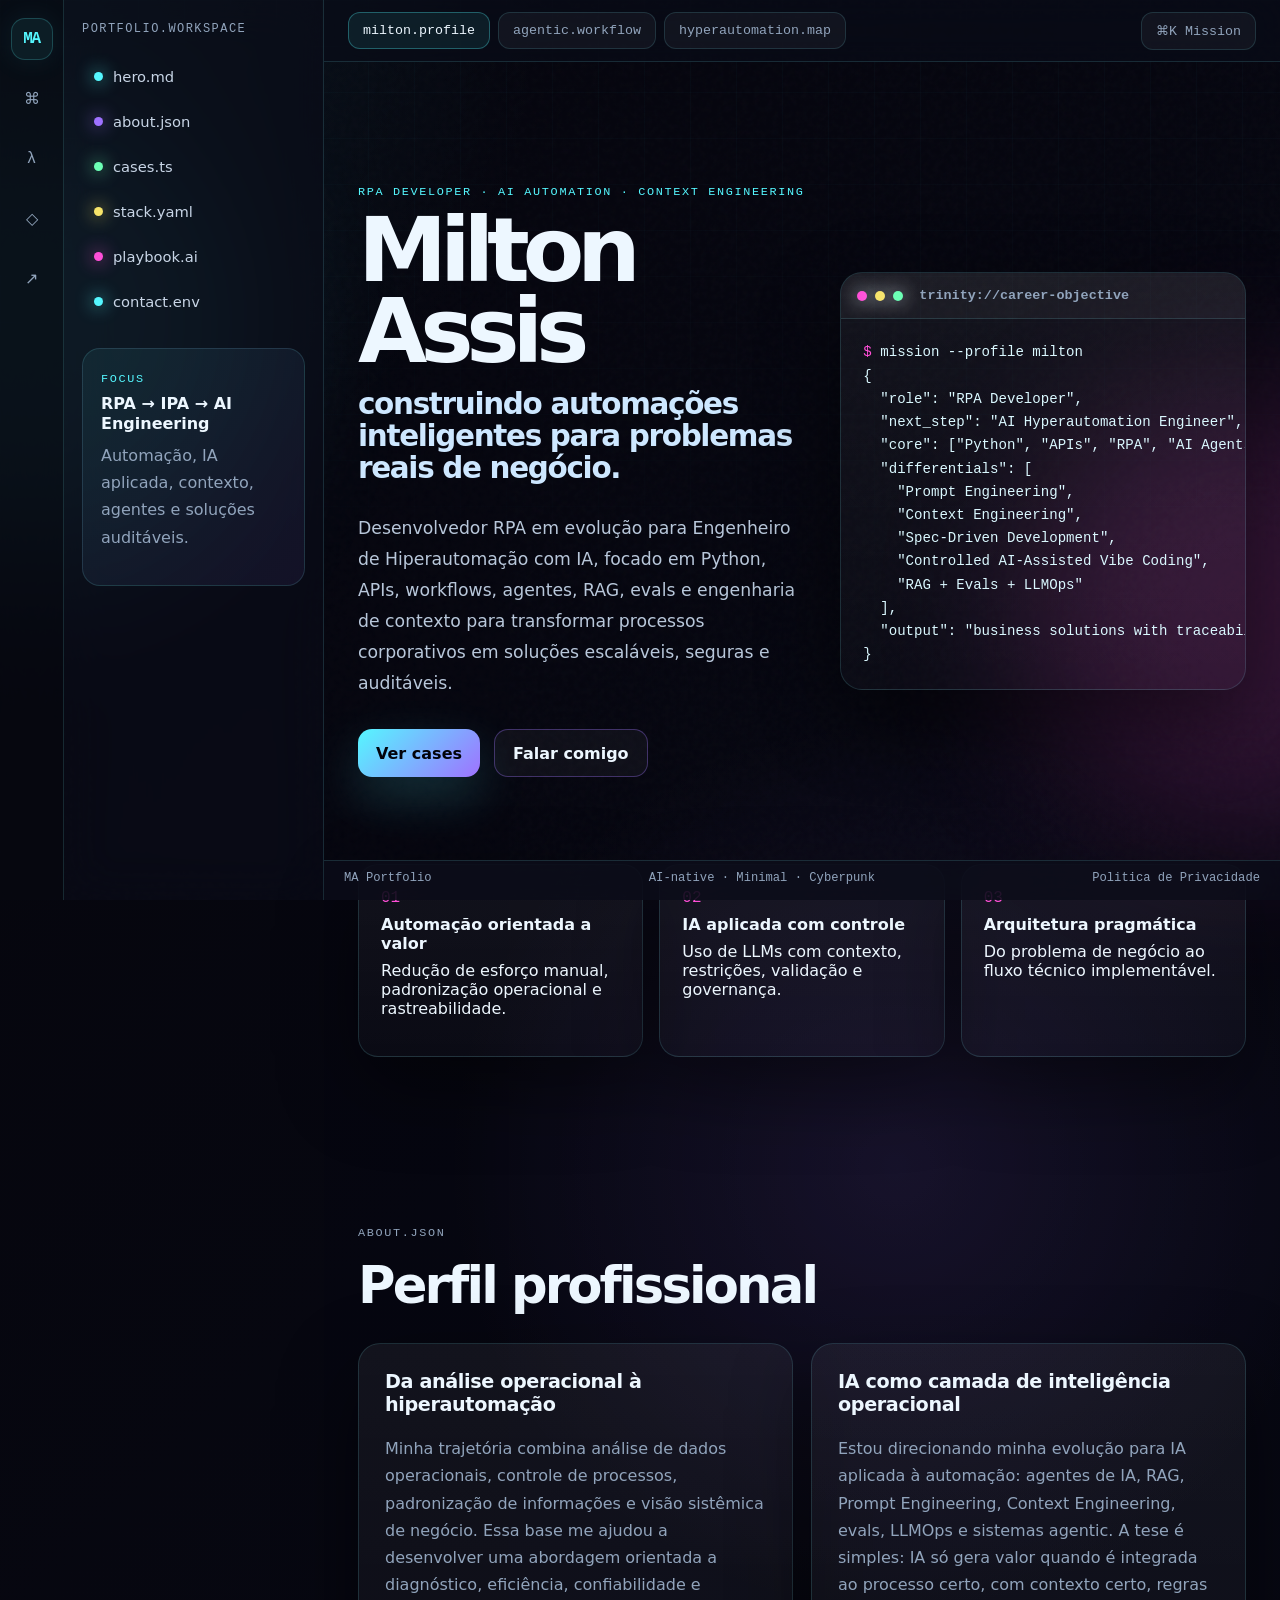
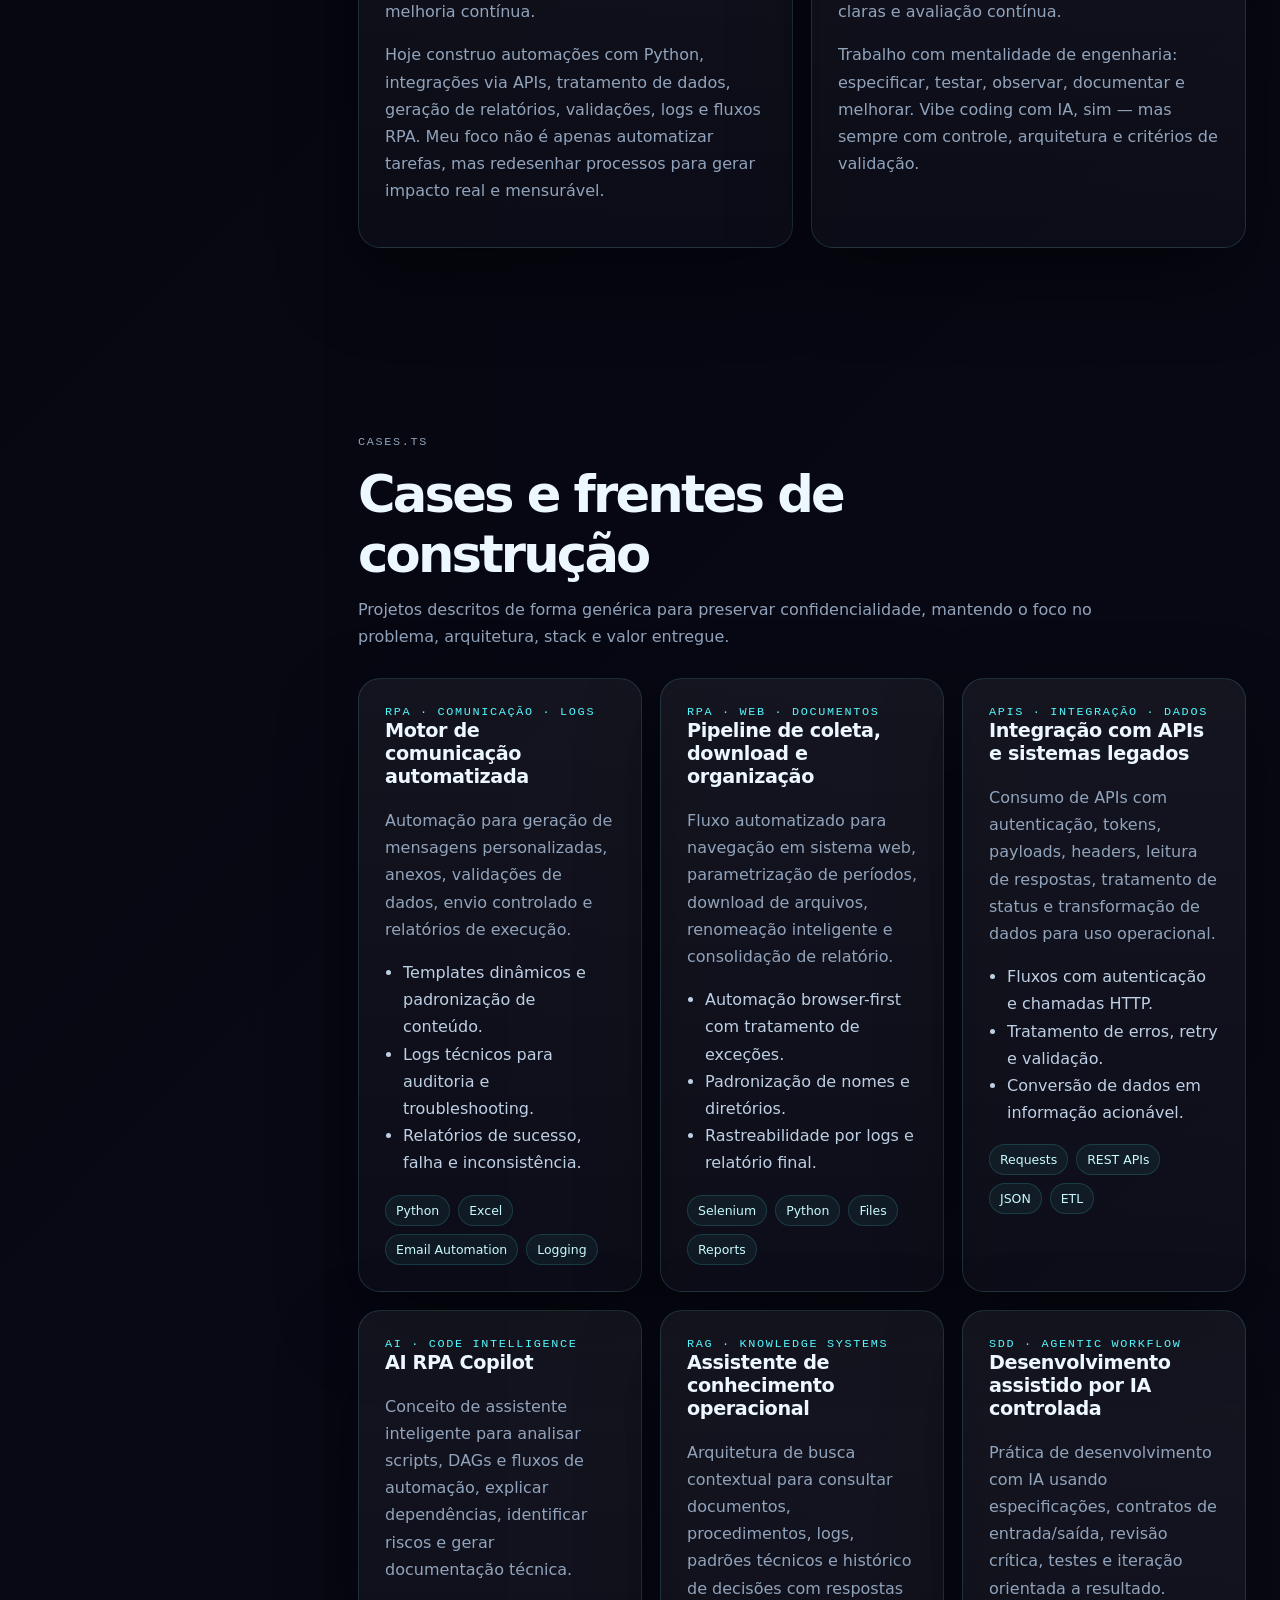
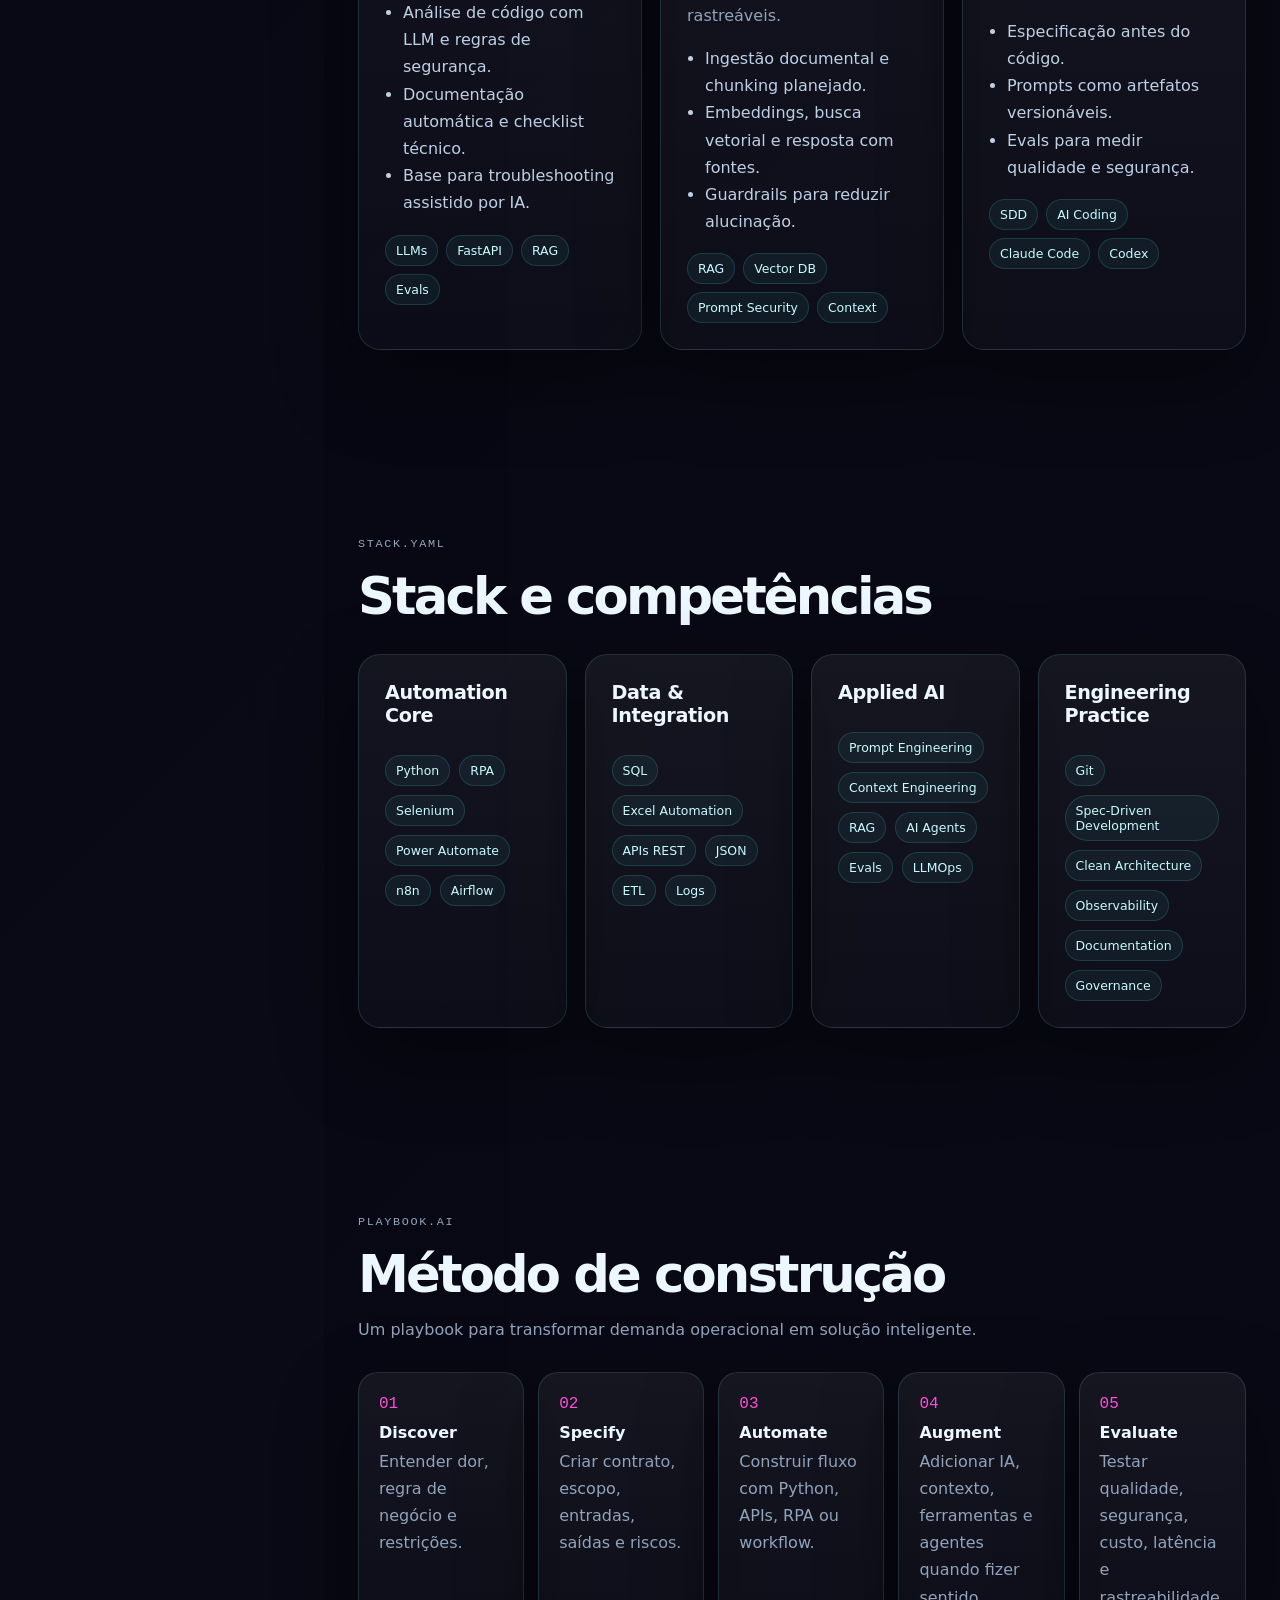
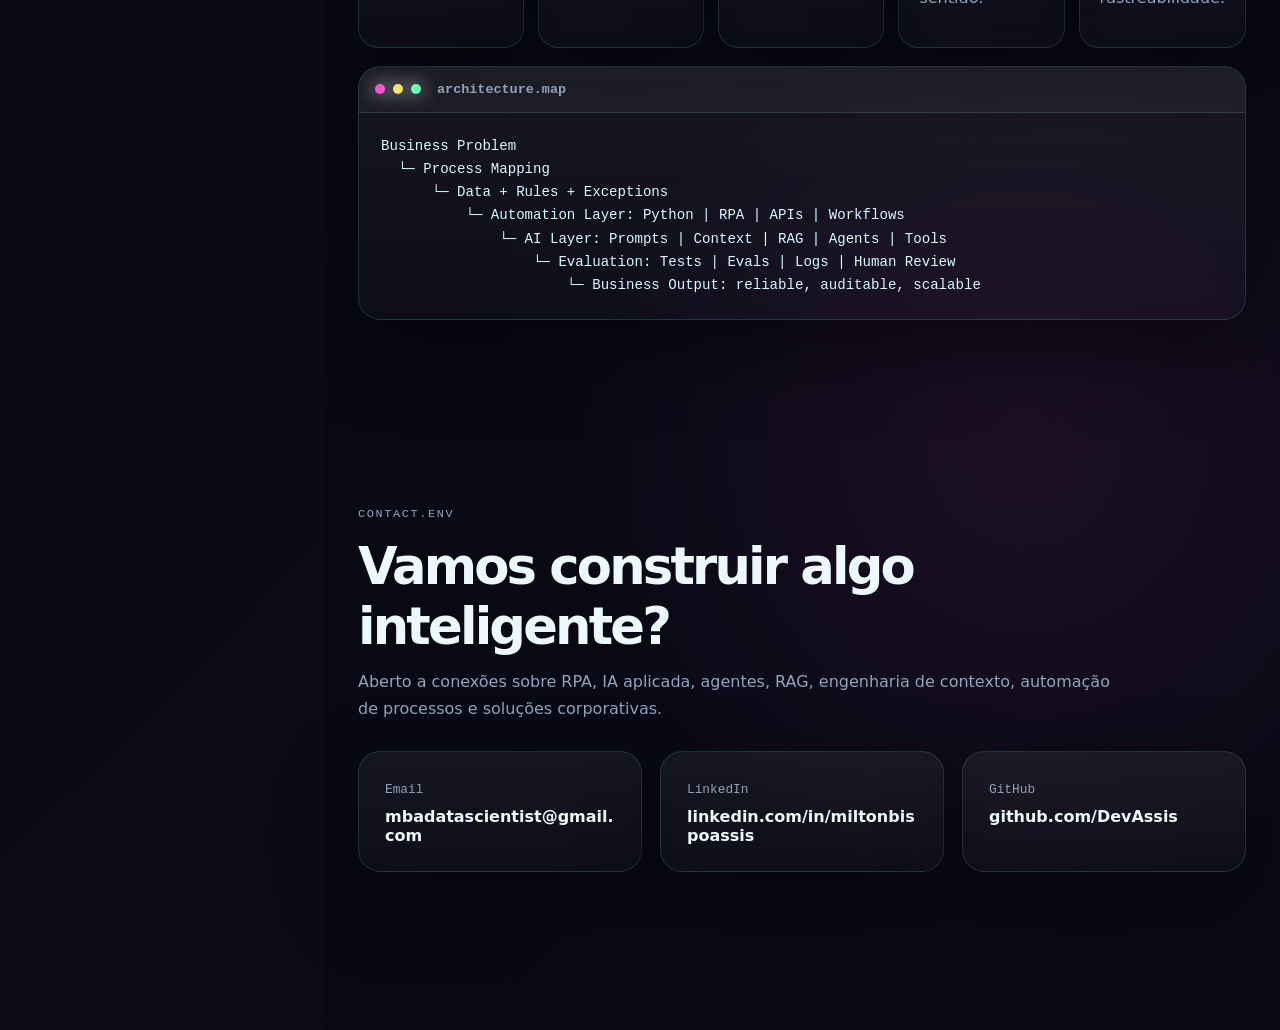
<file: index.html>
<!doctype html>
<html lang="pt-BR">

<head>
  <meta charset="utf-8" />
  <meta name="viewport" content="width=device-width, initial-scale=1" />
  <meta name="description"
    content="Portfólio de Milton Assis — RPA Developer em evolução para AI Hyperautomation Engineer, focado em Python, APIs, agentes de IA, RAG, Prompt Engineering e Context Engineering." />
  <meta name="theme-color" content="#080914" />
  <title>Milton Assis | AI Hyperautomation Portfolio</title>
  <link rel="stylesheet" href="styles.css" />
</head>

<body>
  <div class="noise"></div>
  <div class="orb orb-a"></div>
  <div class="orb orb-b"></div>

  <div class="workspace-shell">
    <aside class="activity-bar" aria-label="Navegação principal">
      <a class="activity-logo" href="#top" aria-label="Início">MA</a>
      <a href="#projects" title="Projetos" aria-label="Projetos">⌘</a>
      <a href="#stack" title="Stack" aria-label="Stack">λ</a>
      <a href="#method" title="Método" aria-label="Método">◇</a>
      <a href="#contact" title="Contato" aria-label="Contato">↗</a>
    </aside>

    <aside class="explorer-panel">
      <div class="panel-title">portfolio.workspace</div>
      <nav class="file-tree" aria-label="Seções do portfólio">
        <a href="#top"><span class="dot cyan"></span> hero.md</a>
        <a href="#about"><span class="dot purple"></span> about.json</a>
        <a href="#projects"><span class="dot green"></span> cases.ts</a>
        <a href="#stack"><span class="dot yellow"></span> stack.yaml</a>
        <a href="#method"><span class="dot pink"></span> playbook.ai</a>
        <a href="#contact"><span class="dot cyan"></span> contact.env</a>
      </nav>

      <div class="mini-card">
        <span class="mini-label">Focus</span>
        <strong>RPA → IPA → AI Engineering</strong>
        <p>Automação, IA aplicada, contexto, agentes e soluções auditáveis.</p>
      </div>
    </aside>

    <main class="editor-surface" id="top">
      <header class="topbar">
        <div class="tabs" aria-label="Abas visuais">
          <button class="tab active">milton.profile</button>
          <button class="tab js-construction-tab" type="button"
            data-feature="agentic.workflow">agentic.workflow</button>
          <button class="tab js-construction-tab" type="button"
            data-feature="hyperautomation.map">hyperautomation.map</button>
        </div>
        <button class="command-button" id="commandButton" type="button">⌘K Mission</button>
      </header>

      <section class="hero section-grid">
        <div class="hero-copy reveal">
          <p class="eyebrow">RPA Developer · AI Automation · Context Engineering</p>
          <h1>
            Milton Assis
            <span>construindo automações inteligentes para problemas reais de negócio.</span>
          </h1>
          <p class="hero-text">
            Desenvolvedor RPA em evolução para Engenheiro de Hiperautomação com IA,
            focado em Python, APIs, workflows, agentes, RAG, evals e engenharia de contexto
            para transformar processos corporativos em soluções escaláveis, seguras e auditáveis.
          </p>

          <div class="cta-row">
            <a class="btn primary" href="#projects">Ver cases</a>
            <a class="btn ghost" href="#contact">Falar comigo</a>
          </div>
        </div>

        <div class="terminal-card reveal" aria-label="Resumo em formato de terminal">
          <div class="terminal-header">
            <span></span><span></span><span></span>
            <strong>trinity://career-objective</strong>
          </div>
          <pre><code><span class="muted">$</span> mission --profile milton
{
  "role": "RPA Developer",
  "next_step": "AI Hyperautomation Engineer",
  "core": ["Python", "APIs", "RPA", "AI Agents"],
  "differentials": [
    "Prompt Engineering",
    "Context Engineering",
    "Spec-Driven Development",
    "Controlled AI-Assisted Vibe Coding",
    "RAG + Evals + LLMOps"
  ],
  "output": "business solutions with traceability"
}</code></pre>
        </div>
      </section>

      <section class="metrics-strip reveal" aria-label="Destaques profissionais">
        <article>
          <span>01</span>
          <strong>Automação orientada a valor</strong>
          <p>Redução de esforço manual, padronização operacional e rastreabilidade.</p>
        </article>
        <article>
          <span>02</span>
          <strong>IA aplicada com controle</strong>
          <p>Uso de LLMs com contexto, restrições, validação e governança.</p>
        </article>
        <article>
          <span>03</span>
          <strong>Arquitetura pragmática</strong>
          <p>Do problema de negócio ao fluxo técnico implementável.</p>
        </article>
      </section>

      <section class="content-section" id="about">
        <div class="section-heading reveal">
          <p class="eyebrow">about.json</p>
          <h2>Perfil profissional</h2>
        </div>
        <div class="about-grid">
          <article class="glass-card reveal">
            <h3>Da análise operacional à hiperautomação</h3>
            <p>
              Minha trajetória combina análise de dados operacionais, controle de processos,
              padronização de informações e visão sistêmica de negócio. Essa base me ajudou a
              desenvolver uma abordagem orientada a diagnóstico, eficiência, confiabilidade e
              melhoria contínua.
            </p>
            <p>
              Hoje construo automações com Python, integrações via APIs, tratamento de dados,
              geração de relatórios, validações, logs e fluxos RPA. Meu foco não é apenas
              automatizar tarefas, mas redesenhar processos para gerar impacto real e mensurável.
            </p>
          </article>
          <article class="glass-card reveal">
            <h3>IA como camada de inteligência operacional</h3>
            <p>
              Estou direcionando minha evolução para IA aplicada à automação: agentes de IA, RAG,
              Prompt Engineering, Context Engineering, evals, LLMOps e sistemas agentic. A tese é
              simples: IA só gera valor quando é integrada ao processo certo, com contexto certo,
              regras claras e avaliação contínua.
            </p>
            <p>
              Trabalho com mentalidade de engenharia: especificar, testar, observar, documentar e
              melhorar. Vibe coding com IA, sim — mas sempre com controle, arquitetura e critérios
              de validação.
            </p>
          </article>
        </div>
      </section>

      <section class="content-section" id="projects">
        <div class="section-heading reveal">
          <p class="eyebrow">cases.ts</p>
          <h2>Cases e frentes de construção</h2>
          <p>
            Projetos descritos de forma genérica para preservar confidencialidade, mantendo o foco
            no problema, arquitetura, stack e valor entregue.
          </p>
        </div>

        <div class="project-grid">
          <article class="project-card reveal">
            <div class="card-kicker">RPA · Comunicação · Logs</div>
            <h3>Motor de comunicação automatizada</h3>
            <p>
              Automação para geração de mensagens personalizadas, anexos, validações de dados,
              envio controlado e relatórios de execução.
            </p>
            <ul>
              <li>Templates dinâmicos e padronização de conteúdo.</li>
              <li>Logs técnicos para auditoria e troubleshooting.</li>
              <li>Relatórios de sucesso, falha e inconsistência.</li>
            </ul>
            <div class="tags"><span>Python</span><span>Excel</span><span>Email Automation</span><span>Logging</span>
            </div>
          </article>

          <article class="project-card reveal">
            <div class="card-kicker">RPA · Web · Documentos</div>
            <h3>Pipeline de coleta, download e organização</h3>
            <p>
              Fluxo automatizado para navegação em sistema web, parametrização de períodos,
              download de arquivos, renomeação inteligente e consolidação de relatório.
            </p>
            <ul>
              <li>Automação browser-first com tratamento de exceções.</li>
              <li>Padronização de nomes e diretórios.</li>
              <li>Rastreabilidade por logs e relatório final.</li>
            </ul>
            <div class="tags"><span>Selenium</span><span>Python</span><span>Files</span><span>Reports</span></div>
          </article>

          <article class="project-card reveal">
            <div class="card-kicker">APIs · Integração · Dados</div>
            <h3>Integração com APIs e sistemas legados</h3>
            <p>
              Consumo de APIs com autenticação, tokens, payloads, headers, leitura de respostas,
              tratamento de status e transformação de dados para uso operacional.
            </p>
            <ul>
              <li>Fluxos com autenticação e chamadas HTTP.</li>
              <li>Tratamento de erros, retry e validação.</li>
              <li>Conversão de dados em informação acionável.</li>
            </ul>
            <div class="tags"><span>Requests</span><span>REST APIs</span><span>JSON</span><span>ETL</span></div>
          </article>

          <article class="project-card reveal">
            <div class="card-kicker">AI · Code Intelligence</div>
            <h3>AI RPA Copilot</h3>
            <p>
              Conceito de assistente inteligente para analisar scripts, DAGs e fluxos de automação,
              explicar dependências, identificar riscos e gerar documentação técnica.
            </p>
            <ul>
              <li>Análise de código com LLM e regras de segurança.</li>
              <li>Documentação automática e checklist técnico.</li>
              <li>Base para troubleshooting assistido por IA.</li>
            </ul>
            <div class="tags"><span>LLMs</span><span>FastAPI</span><span>RAG</span><span>Evals</span></div>
          </article>

          <article class="project-card reveal">
            <div class="card-kicker">RAG · Knowledge Systems</div>
            <h3>Assistente de conhecimento operacional</h3>
            <p>
              Arquitetura de busca contextual para consultar documentos, procedimentos, logs,
              padrões técnicos e histórico de decisões com respostas rastreáveis.
            </p>
            <ul>
              <li>Ingestão documental e chunking planejado.</li>
              <li>Embeddings, busca vetorial e resposta com fontes.</li>
              <li>Guardrails para reduzir alucinação.</li>
            </ul>
            <div class="tags"><span>RAG</span><span>Vector DB</span><span>Prompt Security</span><span>Context</span>
            </div>
          </article>

          <article class="project-card reveal">
            <div class="card-kicker">SDD · Agentic Workflow</div>
            <h3>Desenvolvimento assistido por IA controlada</h3>
            <p>
              Prática de desenvolvimento com IA usando especificações, contratos de entrada/saída,
              revisão crítica, testes e iteração orientada a resultado.
            </p>
            <ul>
              <li>Especificação antes do código.</li>
              <li>Prompts como artefatos versionáveis.</li>
              <li>Evals para medir qualidade e segurança.</li>
            </ul>
            <div class="tags"><span>SDD</span><span>AI Coding</span><span>Claude Code</span><span>Codex</span></div>
          </article>
        </div>
      </section>

      <section class="content-section" id="stack">
        <div class="section-heading reveal">
          <p class="eyebrow">stack.yaml</p>
          <h2>Stack e competências</h2>
        </div>

        <div class="stack-grid reveal">
          <div class="stack-column">
            <h3>Automation Core</h3>
            <span>Python</span><span>RPA</span><span>Selenium</span><span>Power
              Automate</span><span>n8n</span><span>Airflow</span>
          </div>
          <div class="stack-column">
            <h3>Data & Integration</h3>
            <span>SQL</span><span>Excel Automation</span><span>APIs
              REST</span><span>JSON</span><span>ETL</span><span>Logs</span>
          </div>
          <div class="stack-column">
            <h3>Applied AI</h3>
            <span>Prompt Engineering</span><span>Context Engineering</span><span>RAG</span><span>AI
              Agents</span><span>Evals</span><span>LLMOps</span>
          </div>
          <div class="stack-column">
            <h3>Engineering Practice</h3>
            <span>Git</span><span>Spec-Driven Development</span><span>Clean
              Architecture</span><span>Observability</span><span>Documentation</span><span>Governance</span>
          </div>
        </div>
      </section>

      <section class="content-section" id="method">
        <div class="section-heading reveal">
          <p class="eyebrow">playbook.ai</p>
          <h2>Método de construção</h2>
          <p>Um playbook para transformar demanda operacional em solução inteligente.</p>
        </div>

        <div class="pipeline reveal" aria-label="Pipeline de solução">
          <div><span>01</span><strong>Discover</strong>
            <p>Entender dor, regra de negócio e restrições.</p>
          </div>
          <div><span>02</span><strong>Specify</strong>
            <p>Criar contrato, escopo, entradas, saídas e riscos.</p>
          </div>
          <div><span>03</span><strong>Automate</strong>
            <p>Construir fluxo com Python, APIs, RPA ou workflow.</p>
          </div>
          <div><span>04</span><strong>Augment</strong>
            <p>Adicionar IA, contexto, ferramentas e agentes quando fizer sentido.</p>
          </div>
          <div><span>05</span><strong>Evaluate</strong>
            <p>Testar qualidade, segurança, custo, latência e rastreabilidade.</p>
          </div>
        </div>

        <div class="code-window reveal">
          <div class="terminal-header">
            <span></span><span></span><span></span>
            <strong>architecture.map</strong>
          </div>
          <pre><code>Business Problem
  └─ Process Mapping
      └─ Data + Rules + Exceptions
          └─ Automation Layer: Python | RPA | APIs | Workflows
              └─ AI Layer: Prompts | Context | RAG | Agents | Tools
                  └─ Evaluation: Tests | Evals | Logs | Human Review
                      └─ Business Output: reliable, auditable, scalable</code></pre>
        </div>
      </section>

      <section class="content-section contact-section" id="contact">
        <div class="section-heading reveal">
          <p class="eyebrow">contact.env</p>
          <h2>Vamos construir algo inteligente?</h2>
          <p>
            Aberto a conexões sobre RPA, IA aplicada, agentes, RAG, engenharia de contexto,
            automação de processos e soluções corporativas.
          </p>
        </div>

        <div class="contact-grid reveal">
          <a class="contact-card" href="mailto:mbadatascientist@gmail.com">
            <span>Email</span>
            <strong>mbadatascientist@gmail.com</strong>
          </a>
          <a class="contact-card" href="https://linkedin.com/in/miltonbispoassis" target="_blank" rel="noreferrer">
            <span>LinkedIn</span>
            <strong>linkedin.com/in/miltonbispoassis</strong>
          </a>
          <a class="contact-card" href="https://github.com/DevAssis" target="_blank" rel="noreferrer">
            <span>GitHub</span>
            <strong>github.com/DevAssis</strong>
          </a>
        </div>
      </section>

      <footer class="statusbar">
        <span>MA Portfolio</span>
        <span>AI-native · Minimal · Cyberpunk</span>
        <span><a href="politica_privacidade.html">Politica de Privacidade</a></span>
      </footer>
    </main>
  </div>

  <div class="command-palette" id="commandPalette" aria-hidden="true" aria-labelledby="commandPaletteTitle"
    role="dialog" aria-modal="true" tabindex="-1">
    <div class="palette-box">
      <h2 class="sr-only" id="commandPaletteTitle">Paleta de comandos</h2>
      <div class="palette-input">⌘K <span>mission.search</span></div>
      <a href="#projects">Ver cases de automação</a>
      <a href="#stack">Explorar stack técnica</a>
      <a href="#method">Ver método de construção</a>
      <a href="#contact">Abrir contato</a>
      <a href="politica_privacidade.html">Abrir politica de privacidade</a>
    </div>
  </div>

  <div class="construction-modal" id="constructionModal" aria-hidden="true" aria-labelledby="constructionTitle"
    role="dialog" aria-modal="true" tabindex="-1">
    <div class="construction-box">
      <p class="mini-label">status.system</p>
      <h2 id="constructionTitle">Página em construção</h2>
      <p>
        A guia <strong id="constructionFeatureName">feature</strong> ainda está em desenvolvimento.
      </p>
      <p class="construction-subtext">
        Em breve esta área terá conteúdo completo sobre <strong id="constructionFeatureName">feature</strong>. Fique à
        vontade para explorar as outras seções do portfolio ou entrar em contato para saber mais!
      </p>
      <button class="btn ghost construction-close" id="constructionCloseButton" type="button">Fechar</button>
    </div>
  </div>

  <script src="script.js"></script>
</body>

</html>
</file>
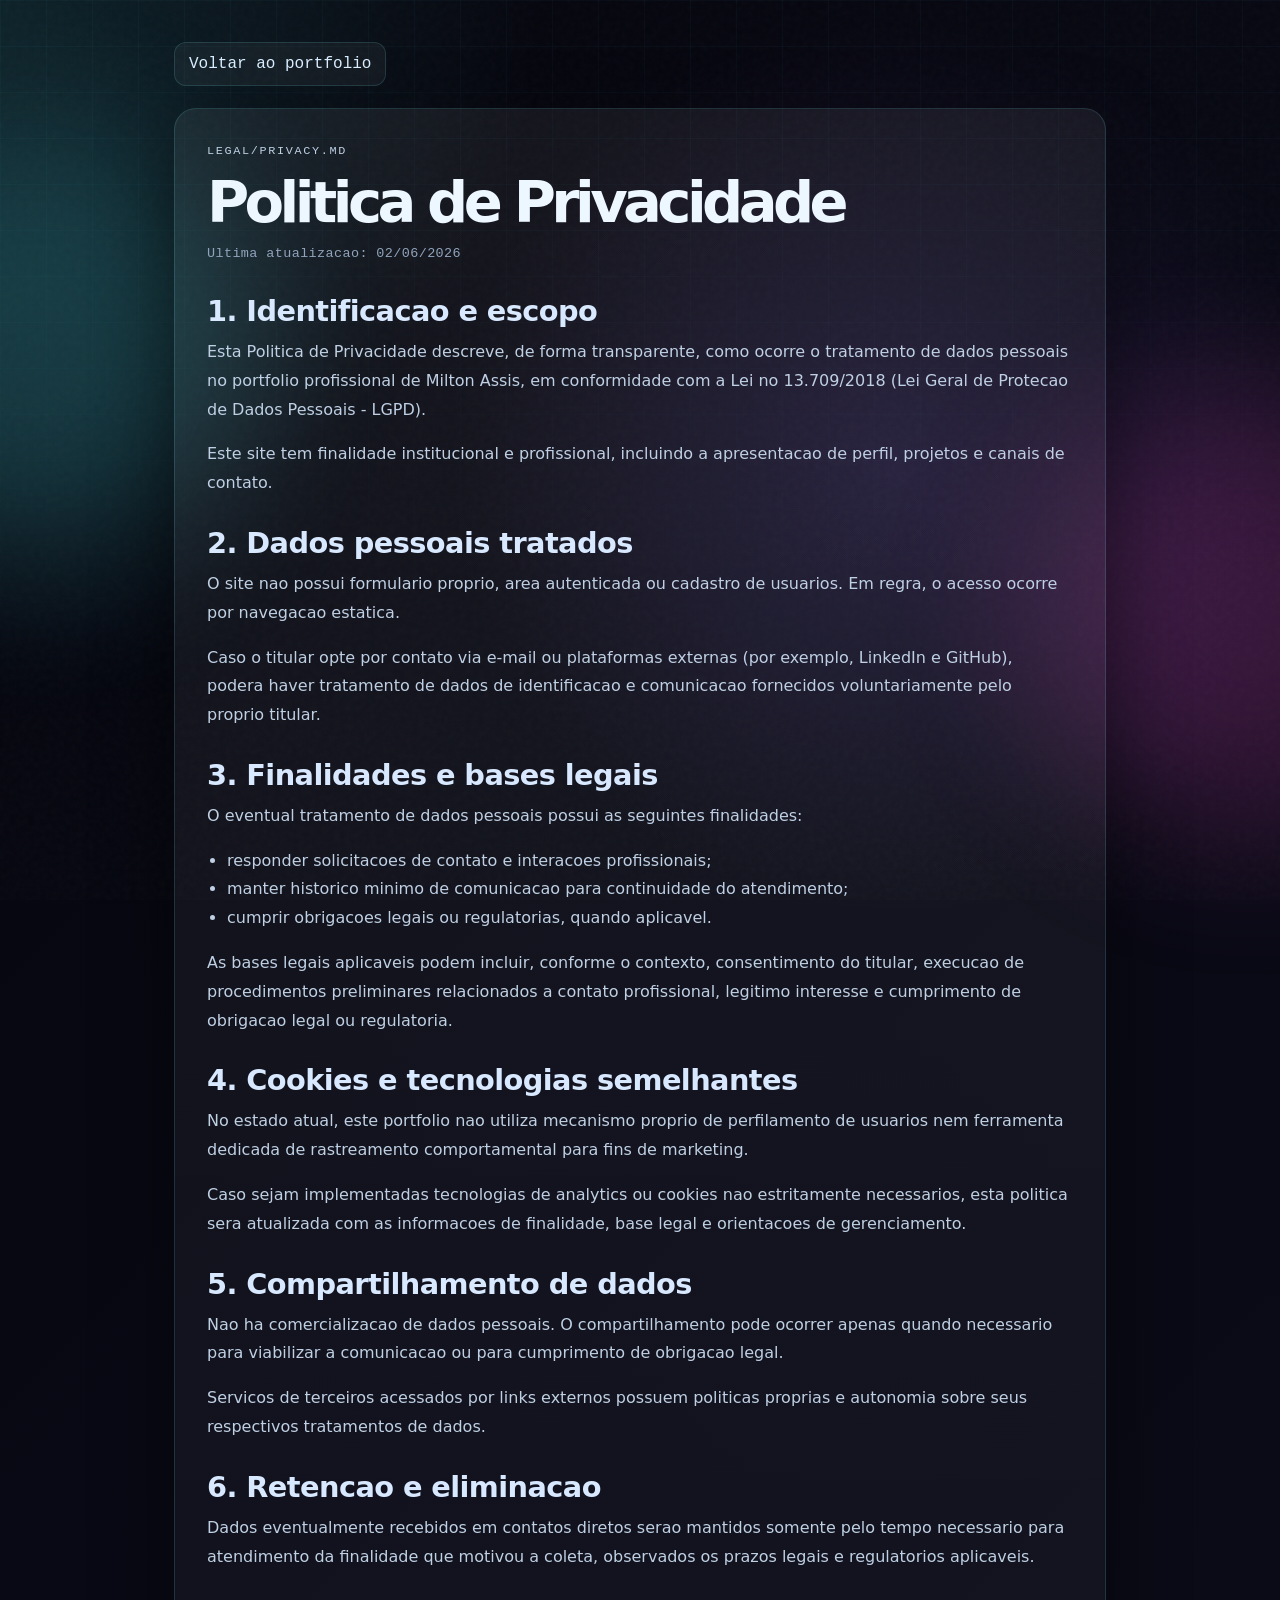
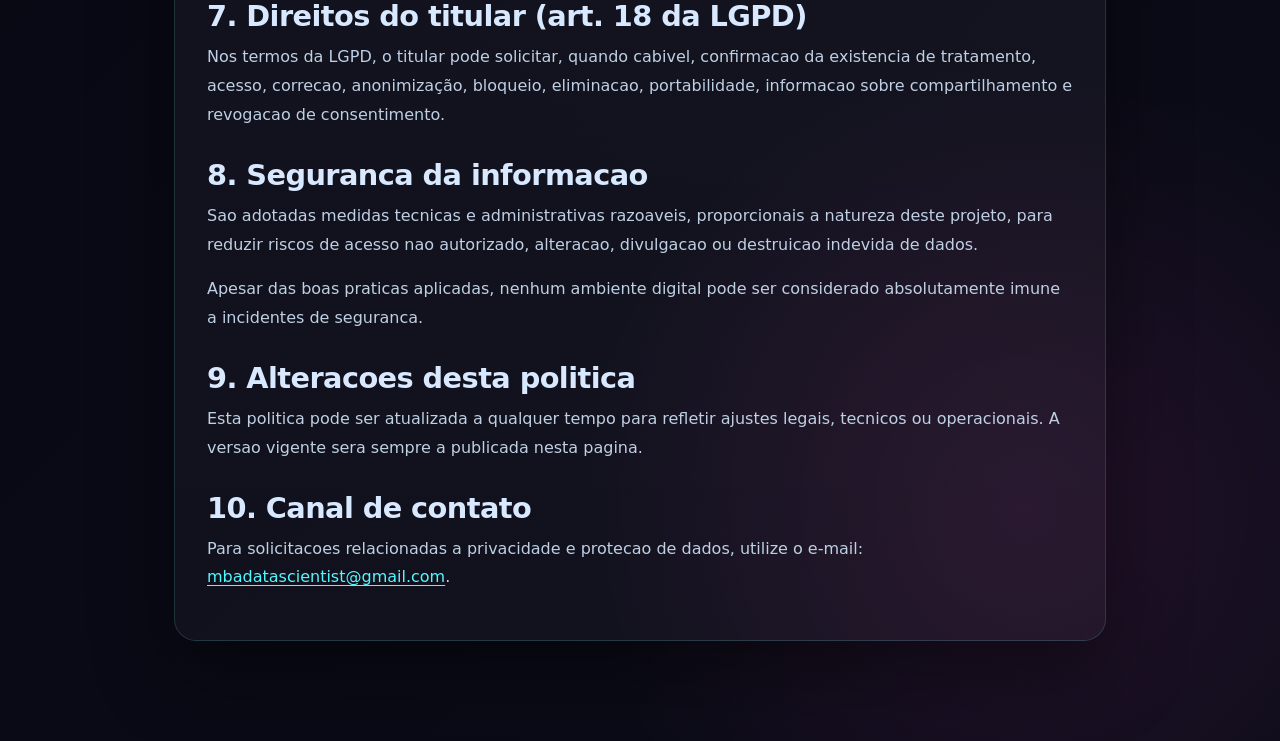
<file: politica_privacidade.html>
<!doctype html>
<html lang="pt-BR">

<head>
    <meta charset="UTF-8" />
    <meta name="viewport" content="width=device-width, initial-scale=1.0" />
    <meta name="description"
        content="Politica de Privacidade do portfolio de Milton Assis com informacoes sobre dados, cookies e links externos." />
    <meta name="theme-color" content="#080914" />
    <title>Politica de Privacidade | Milton Assis</title>
    <link rel="stylesheet" href="styles.css" />
</head>

<body class="legal-page">
    <div class="noise"></div>
    <div class="orb orb-a"></div>
    <div class="orb orb-b"></div>

    <main class="legal-main" id="top">
        <a class="legal-back" href="index.html">Voltar ao portfolio</a>

        <article class="legal-card">
            <p class="eyebrow">legal/privacy.md</p>
            <h1>Politica de Privacidade</h1>
            <p class="legal-updated">Ultima atualizacao: 02/06/2026</p>

            <h2>1. Identificacao e escopo</h2>
            <p>
                Esta Politica de Privacidade descreve, de forma transparente, como ocorre o tratamento
                de dados pessoais no portfolio profissional de Milton Assis, em conformidade com a Lei
                no 13.709/2018 (Lei Geral de Protecao de Dados Pessoais - LGPD).
            </p>
            <p>
                Este site tem finalidade institucional e profissional, incluindo a apresentacao de perfil,
                projetos e canais de contato.
            </p>

            <h2>2. Dados pessoais tratados</h2>
            <p>
                O site nao possui formulario proprio, area autenticada ou cadastro de usuarios. Em regra,
                o acesso ocorre por navegacao estatica.
            </p>
            <p>
                Caso o titular opte por contato via e-mail ou plataformas externas (por exemplo, LinkedIn
                e GitHub), podera haver tratamento de dados de identificacao e comunicacao fornecidos
                voluntariamente pelo proprio titular.
            </p>

            <h2>3. Finalidades e bases legais</h2>
            <p>
                O eventual tratamento de dados pessoais possui as seguintes finalidades:
            </p>
            <ul>
                <li>responder solicitacoes de contato e interacoes profissionais;</li>
                <li>manter historico minimo de comunicacao para continuidade do atendimento;</li>
                <li>cumprir obrigacoes legais ou regulatorias, quando aplicavel.</li>
            </ul>
            <p>
                As bases legais aplicaveis podem incluir, conforme o contexto, consentimento do titular,
                execucao de procedimentos preliminares relacionados a contato profissional, legitimo
                interesse e cumprimento de obrigacao legal ou regulatoria.
            </p>

            <h2>4. Cookies e tecnologias semelhantes</h2>
            <p>
                No estado atual, este portfolio nao utiliza mecanismo proprio de perfilamento de usuarios
                nem ferramenta dedicada de rastreamento comportamental para fins de marketing.
            </p>
            <p>
                Caso sejam implementadas tecnologias de analytics ou cookies nao estritamente necessarios,
                esta politica sera atualizada com as informacoes de finalidade, base legal e orientacoes
                de gerenciamento.
            </p>

            <h2>5. Compartilhamento de dados</h2>
            <p>
                Nao ha comercializacao de dados pessoais. O compartilhamento pode ocorrer apenas quando
                necessario para viabilizar a comunicacao ou para cumprimento de obrigacao legal.
            </p>
            <p>
                Servicos de terceiros acessados por links externos possuem politicas proprias e autonomia
                sobre seus respectivos tratamentos de dados.
            </p>

            <h2>6. Retencao e eliminacao</h2>
            <p>
                Dados eventualmente recebidos em contatos diretos serao mantidos somente pelo tempo
                necessario para atendimento da finalidade que motivou a coleta, observados os prazos
                legais e regulatorios aplicaveis.
            </p>

            <h2>7. Direitos do titular (art. 18 da LGPD)</h2>
            <p>
                Nos termos da LGPD, o titular pode solicitar, quando cabivel, confirmacao da existencia de
                tratamento, acesso, correcao, anonimização, bloqueio, eliminacao, portabilidade,
                informacao sobre compartilhamento e revogacao de consentimento.
            </p>

            <h2>8. Seguranca da informacao</h2>
            <p>
                Sao adotadas medidas tecnicas e administrativas razoaveis, proporcionais a natureza deste
                projeto, para reduzir riscos de acesso nao autorizado, alteracao, divulgacao ou destruicao
                indevida de dados.
            </p>
            <p>
                Apesar das boas praticas aplicadas, nenhum ambiente digital pode ser considerado absolutamente
                imune a incidentes de seguranca.
            </p>

            <h2>9. Alteracoes desta politica</h2>
            <p>
                Esta politica pode ser atualizada a qualquer tempo para refletir ajustes legais, tecnicos
                ou operacionais. A versao vigente sera sempre a publicada nesta pagina.
            </p>

            <h2>10. Canal de contato</h2>
            <p>
                Para solicitacoes relacionadas a privacidade e protecao de dados, utilize o e-mail:
                <a href="mailto:mbadatascientist@gmail.com">mbadatascientist@gmail.com</a>.
            </p>
        </article>
    </main>
</body>

</html>
</file>
<file: styles.css>
:root {
  --bg: #070711;
  --bg-2: #0d1020;
  --panel: rgba(15, 18, 34, 0.78);
  --panel-2: rgba(20, 25, 48, 0.64);
  --border: rgba(130, 245, 255, 0.14);
  --border-strong: rgba(159, 114, 255, 0.34);
  --text: #edf7ff;
  --muted: #91a4bc;
  --cyan: #55f7ff;
  --purple: #9f72ff;
  --pink: #ff4fd8;
  --green: #6cffb5;
  --yellow: #f7e46a;
  --shadow: 0 30px 80px rgba(0, 0, 0, 0.45);
  --radius: 22px;
  --font: Inter, ui-sans-serif, system-ui, -apple-system, BlinkMacSystemFont, "Segoe UI", sans-serif;
  --mono: "Cascadia Code", "Fira Code", "SFMono-Regular", Consolas, monospace;
}

* {
  box-sizing: border-box;
}

html {
  scroll-behavior: smooth;
}

body {
  margin: 0;
  min-height: 100vh;
  background:
    radial-gradient(circle at top left, rgba(85, 247, 255, 0.12), transparent 34rem),
    radial-gradient(circle at 70% 20%, rgba(159, 114, 255, 0.14), transparent 28rem),
    radial-gradient(circle at 80% 90%, rgba(255, 79, 216, 0.10), transparent 28rem),
    linear-gradient(135deg, #05050c 0%, #080914 46%, #0c0c18 100%);
  color: var(--text);
  font-family: var(--font);
  overflow-x: hidden;
}

body::before {
  content: "";
  position: fixed;
  inset: 0;
  pointer-events: none;
  background-image:
    linear-gradient(rgba(85, 247, 255, 0.035) 1px, transparent 1px),
    linear-gradient(90deg, rgba(85, 247, 255, 0.035) 1px, transparent 1px);
  background-size: 46px 46px;
  mask-image: linear-gradient(to bottom, rgba(0,0,0,.9), transparent 85%);
}

a {
  color: inherit;
  text-decoration: none;
}

:focus-visible {
  outline: 2px solid rgba(85, 247, 255, 0.8);
  outline-offset: 3px;
}

.sr-only {
  position: absolute;
  width: 1px;
  height: 1px;
  padding: 0;
  margin: -1px;
  overflow: hidden;
  clip: rect(0, 0, 0, 0);
  white-space: nowrap;
  border: 0;
}

.noise {
  position: fixed;
  inset: 0;
  pointer-events: none;
  opacity: 0.08;
  background-image: url("data:image/svg+xml,%3Csvg viewBox='0 0 200 200' xmlns='http://www.w3.org/2000/svg'%3E%3Cfilter id='n'%3E%3CfeTurbulence type='fractalNoise' baseFrequency='.75' numOctaves='3' stitchTiles='stitch'/%3E%3C/filter%3E%3Crect width='100%25' height='100%25' filter='url(%23n)' opacity='.35'/%3E%3C/svg%3E");
  z-index: 0;
}

.orb {
  position: fixed;
  width: 28rem;
  height: 28rem;
  border-radius: 999px;
  filter: blur(80px);
  opacity: 0.22;
  pointer-events: none;
}

.orb-a {
  left: -12rem;
  top: 8rem;
  background: var(--cyan);
}

.orb-b {
  right: -12rem;
  bottom: 4rem;
  background: var(--pink);
}

.workspace-shell {
  position: relative;
  z-index: 1;
  min-height: 100vh;
  display: grid;
  grid-template-columns: 64px 260px minmax(0, 1fr);
  gap: 0;
}

.activity-bar,
.explorer-panel,
.topbar,
.statusbar {
  backdrop-filter: blur(24px);
}

.activity-bar {
  position: sticky;
  top: 0;
  height: 100vh;
  background: rgba(7, 8, 17, 0.82);
  border-right: 1px solid var(--border);
  display: flex;
  flex-direction: column;
  align-items: center;
  padding: 18px 10px;
  gap: 18px;
}

.activity-bar a {
  width: 42px;
  height: 42px;
  border-radius: 14px;
  display: grid;
  place-items: center;
  color: var(--muted);
  border: 1px solid transparent;
  transition: 0.2s ease;
  font-family: var(--mono);
}

.activity-bar a:hover,
.activity-logo {
  color: var(--cyan) !important;
  border-color: rgba(85, 247, 255, 0.2) !important;
  background: rgba(85, 247, 255, 0.07);
  box-shadow: 0 0 30px rgba(85, 247, 255, 0.08);
}

.activity-logo {
  font-weight: 900;
  letter-spacing: -0.08em;
}

.explorer-panel {
  position: sticky;
  top: 0;
  height: 100vh;
  background: rgba(10, 12, 24, 0.74);
  border-right: 1px solid var(--border);
  padding: 22px 18px;
  overflow: auto;
}

.panel-title {
  color: var(--muted);
  font-family: var(--mono);
  font-size: 0.75rem;
  text-transform: uppercase;
  letter-spacing: 0.12em;
  margin-bottom: 22px;
}

.file-tree {
  display: grid;
  gap: 8px;
}

.file-tree a {
  display: flex;
  align-items: center;
  gap: 10px;
  padding: 10px 12px;
  border-radius: 12px;
  color: #c8d5e6;
  font-size: 0.92rem;
  transition: 0.18s ease;
}

.file-tree a:hover {
  color: var(--text);
  background: rgba(255, 255, 255, 0.055);
}

.dot {
  width: 9px;
  height: 9px;
  border-radius: 99px;
  display: inline-flex;
  box-shadow: 0 0 18px currentColor;
}

.cyan { color: var(--cyan); background: var(--cyan); }
.purple { color: var(--purple); background: var(--purple); }
.green { color: var(--green); background: var(--green); }
.yellow { color: var(--yellow); background: var(--yellow); }
.pink { color: var(--pink); background: var(--pink); }

.mini-card {
  margin-top: 28px;
  padding: 18px;
  border: 1px solid var(--border);
  border-radius: 18px;
  background: linear-gradient(135deg, rgba(85,247,255,0.07), rgba(159,114,255,0.08));
}

.mini-label,
.eyebrow,
.card-kicker {
  color: var(--cyan);
  font-family: var(--mono);
  font-size: 0.74rem;
  letter-spacing: 0.14em;
  text-transform: uppercase;
}

.mini-card strong {
  display: block;
  margin: 8px 0;
  line-height: 1.25;
}

.mini-card p,
.section-heading p,
.project-card p,
.about-grid p,
.pipeline p {
  color: var(--muted);
  line-height: 1.7;
}

.editor-surface {
  min-width: 0;
  background: rgba(7, 7, 17, 0.24);
}

.topbar {
  position: sticky;
  top: 0;
  z-index: 10;
  height: 62px;
  padding: 0 24px;
  display: flex;
  align-items: center;
  justify-content: space-between;
  background: rgba(10, 12, 24, 0.68);
  border-bottom: 1px solid var(--border);
}

.tabs {
  display: flex;
  gap: 8px;
  overflow-x: auto;
}

.tab,
.command-button {
  border: 1px solid var(--border);
  background: rgba(255, 255, 255, 0.045);
  color: var(--muted);
  border-radius: 12px;
  padding: 10px 14px;
  font-family: var(--mono);
  cursor: pointer;
}

.tab.active,
.command-button:hover {
  color: var(--text);
  border-color: rgba(85, 247, 255, 0.3);
  background: rgba(85, 247, 255, 0.08);
}

.section-grid,
.content-section {
  max-width: 1180px;
  margin: 0 auto;
  padding: 92px 34px;
}

.hero {
  min-height: calc(100vh - 62px);
  display: grid;
  grid-template-columns: minmax(0, 1.05fr) minmax(320px, 0.95fr);
  align-items: center;
  gap: 34px;
}

h1,
h2,
h3,
p {
  margin-top: 0;
}

h1 {
  font-size: clamp(3rem, 7vw, 6.6rem);
  line-height: 0.9;
  letter-spacing: -0.08em;
  margin-bottom: 28px;
}

h1 span {
  display: block;
  margin-top: 16px;
  font-size: clamp(1.4rem, 2.3vw, 2.3rem);
  line-height: 1.1;
  letter-spacing: -0.045em;
  color: #cde7ff;
  max-width: 850px;
}

h2 {
  font-size: clamp(2rem, 4vw, 4rem);
  letter-spacing: -0.055em;
  margin-bottom: 12px;
}

h3 {
  font-size: 1.2rem;
  letter-spacing: -0.02em;
}

.hero-text {
  max-width: 760px;
  color: #b8c7da;
  font-size: 1.08rem;
  line-height: 1.8;
}

.cta-row {
  display: flex;
  flex-wrap: wrap;
  gap: 14px;
  margin-top: 30px;
}

.btn {
  display: inline-flex;
  align-items: center;
  justify-content: center;
  min-height: 48px;
  padding: 0 18px;
  border-radius: 14px;
  font-weight: 750;
  transition: transform .2s ease, box-shadow .2s ease, border-color .2s ease;
}

.btn:hover {
  transform: translateY(-2px);
}

.btn.primary {
  background: linear-gradient(135deg, var(--cyan), var(--purple));
  color: #02030b;
  box-shadow: 0 20px 50px rgba(85, 247, 255, 0.18);
}

.btn.ghost {
  border: 1px solid var(--border-strong);
  background: rgba(255, 255, 255, 0.04);
}

.terminal-card,
.code-window,
.glass-card,
.project-card,
.stack-column,
.pipeline div,
.contact-card,
.metrics-strip article {
  border: 1px solid var(--border);
  background: linear-gradient(180deg, rgba(255,255,255,0.055), rgba(255,255,255,0.025));
  box-shadow: var(--shadow);
}

.terminal-card,
.code-window {
  border-radius: var(--radius);
  overflow: hidden;
}

.terminal-header {
  height: 46px;
  display: flex;
  align-items: center;
  gap: 8px;
  padding: 0 16px;
  border-bottom: 1px solid var(--border);
  background: rgba(255, 255, 255, 0.04);
}

.terminal-header span {
  width: 10px;
  height: 10px;
  border-radius: 99px;
  background: var(--pink);
  box-shadow: 0 0 18px currentColor;
}

.terminal-header span:nth-child(2) { background: var(--yellow); }
.terminal-header span:nth-child(3) { background: var(--green); }
.terminal-header strong {
  margin-left: 8px;
  color: var(--muted);
  font-family: var(--mono);
  font-size: 0.84rem;
}

pre {
  margin: 0;
  padding: 22px;
  overflow: auto;
  color: #daf8ff;
  font-family: var(--mono);
  font-size: 0.88rem;
  line-height: 1.65;
}

.muted {
  color: var(--pink);
}

.metrics-strip {
  max-width: 1180px;
  margin: -36px auto 0;
  padding: 0 34px 74px;
  display: grid;
  grid-template-columns: repeat(3, 1fr);
  gap: 16px;
}

.metrics-strip article {
  padding: 22px;
  border-radius: 20px;
}

.metrics-strip span,
.pipeline span {
  color: var(--pink);
  font-family: var(--mono);
}

.metrics-strip strong {
  display: block;
  margin: 8px 0;
}

.section-heading {
  max-width: 760px;
  margin-bottom: 28px;
}

.about-grid,
.project-grid,
.contact-grid {
  display: grid;
  gap: 18px;
}

.about-grid {
  grid-template-columns: repeat(2, 1fr);
}

.glass-card,
.project-card,
.stack-column,
.contact-card {
  border-radius: var(--radius);
  padding: 26px;
}

.project-grid {
  grid-template-columns: repeat(3, minmax(0, 1fr));
}

.project-card {
  min-height: 100%;
  transition: transform .2s ease, border-color .2s ease, background .2s ease;
}

.project-card:hover,
.contact-card:hover {
  transform: translateY(-4px);
  border-color: rgba(85, 247, 255, 0.34);
  background: linear-gradient(180deg, rgba(85,247,255,0.07), rgba(159,114,255,0.04));
}

.project-card ul {
  padding-left: 18px;
  color: #bed0e5;
  line-height: 1.7;
}

.tags {
  display: flex;
  flex-wrap: wrap;
  gap: 8px;
  margin-top: 18px;
}

.tags span,
.stack-column span {
  display: inline-flex;
  border: 1px solid rgba(85, 247, 255, 0.15);
  background: rgba(85, 247, 255, 0.055);
  color: #c9faff;
  padding: 7px 10px;
  border-radius: 999px;
  font-size: 0.78rem;
}

.stack-grid {
  display: grid;
  grid-template-columns: repeat(4, minmax(0, 1fr));
  gap: 18px;
}

.stack-column {
  display: flex;
  flex-wrap: wrap;
  align-content: flex-start;
  gap: 9px;
}

.stack-column h3 {
  width: 100%;
}

.pipeline {
  display: grid;
  grid-template-columns: repeat(5, 1fr);
  gap: 14px;
  margin-bottom: 18px;
}

.pipeline div {
  border-radius: 20px;
  padding: 20px;
}

.pipeline strong {
  display: block;
  margin: 10px 0 6px;
}

.contact-section {
  padding-bottom: 120px;
}

.contact-grid {
  grid-template-columns: repeat(3, 1fr);
}

.contact-card {
  display: block;
}

.contact-card span {
  color: var(--muted);
  font-family: var(--mono);
  font-size: 0.8rem;
}

.contact-card strong {
  display: block;
  margin-top: 10px;
  overflow-wrap: anywhere;
}

.statusbar {
  position: sticky;
  bottom: 0;
  min-height: 40px;
  display: flex;
  justify-content: space-between;
  gap: 12px;
  padding: 10px 20px;
  background: rgba(10, 12, 24, 0.8);
  border-top: 1px solid var(--border);
  color: var(--muted);
  font-family: var(--mono);
  font-size: 0.76rem;
}

.command-palette {
  position: fixed;
  inset: 0;
  z-index: 50;
  display: none;
  align-items: flex-start;
  justify-content: center;
  padding-top: 12vh;
  background: rgba(0, 0, 0, 0.46);
  backdrop-filter: blur(10px);
}

.command-palette.open {
  display: flex;
}

.construction-modal {
  position: fixed;
  inset: 0;
  z-index: 55;
  display: none;
  align-items: center;
  justify-content: center;
  padding: 20px;
  background: rgba(0, 0, 0, 0.5);
  backdrop-filter: blur(10px);
}

.construction-modal.open {
  display: flex;
}

.construction-box {
  width: min(560px, calc(100vw - 32px));
  border: 1px solid var(--border-strong);
  background: rgba(10, 12, 24, 0.95);
  border-radius: 22px;
  padding: 24px;
  box-shadow: var(--shadow);
}

.construction-box h2 {
  font-size: clamp(1.6rem, 3vw, 2.2rem);
  letter-spacing: -0.03em;
  margin-bottom: 12px;
}

.construction-box p {
  color: #cad8ea;
  line-height: 1.7;
}

.construction-box strong {
  color: var(--cyan);
  font-family: var(--mono);
}

.construction-subtext {
  color: var(--muted) !important;
  margin-bottom: 22px;
}

.construction-close {
  min-height: 44px;
}

.palette-box {
  width: min(560px, calc(100vw - 32px));
  border: 1px solid var(--border-strong);
  background: rgba(10, 12, 24, 0.94);
  border-radius: 22px;
  padding: 12px;
  box-shadow: var(--shadow);
}

.palette-input {
  padding: 16px;
  border-radius: 14px;
  background: rgba(255,255,255,0.05);
  color: var(--cyan);
  font-family: var(--mono);
  margin-bottom: 8px;
}

.palette-input span {
  color: var(--muted);
}

.palette-box a {
  display: block;
  padding: 14px 16px;
  border-radius: 14px;
  color: #dce9f8;
}

.palette-box a:hover {
  background: rgba(85, 247, 255, 0.07);
}

.reveal {
  opacity: 0;
  transform: translateY(18px);
  transition: opacity .65s ease, transform .65s ease;
}

.reveal.visible {
  opacity: 1;
  transform: translateY(0);
}

.legal-page .orb {
  opacity: 0.18;
}

.legal-main {
  position: relative;
  z-index: 1;
  min-height: 100vh;
  max-width: 980px;
  margin: 0 auto;
  padding: 42px 24px 100px;
}

.legal-back {
  display: inline-flex;
  align-items: center;
  min-height: 44px;
  padding: 0 14px;
  border-radius: 12px;
  border: 1px solid var(--border);
  background: rgba(255, 255, 255, 0.045);
  color: #d8edff;
  font-family: var(--mono);
  margin-bottom: 22px;
}

.legal-back:hover {
  border-color: rgba(85, 247, 255, 0.34);
  background: rgba(85, 247, 255, 0.09);
}

.legal-card {
  border: 1px solid var(--border);
  border-radius: var(--radius);
  background: linear-gradient(180deg, rgba(255,255,255,0.06), rgba(255,255,255,0.03));
  box-shadow: var(--shadow);
  padding: 32px;
}

.legal-card h1 {
  font-size: clamp(2rem, 5vw, 3.6rem);
  line-height: 1;
  margin-bottom: 10px;
}

.legal-card h2 {
  font-size: clamp(1.25rem, 2.8vw, 1.8rem);
  margin-top: 28px;
  margin-bottom: 10px;
  color: #d7e8ff;
  letter-spacing: -0.02em;
}

.legal-card p,
.legal-card li {
  color: #bfd0e4;
  line-height: 1.8;
}

.legal-card ul {
  padding-left: 20px;
}

.legal-card a {
  color: var(--cyan);
  text-decoration: underline;
  text-decoration-thickness: 1px;
  text-underline-offset: 3px;
}

.legal-updated {
  margin-bottom: 24px;
  color: var(--muted) !important;
  font-family: var(--mono);
  font-size: 0.84rem;
  letter-spacing: 0.03em;
}

@media (max-width: 1120px) {
  .workspace-shell {
    grid-template-columns: 58px minmax(0, 1fr);
  }

  .explorer-panel {
    display: none;
  }

  .hero,
  .about-grid,
  .metrics-strip,
  .project-grid,
  .stack-grid,
  .pipeline,
  .contact-grid {
    grid-template-columns: 1fr 1fr;
  }

  .hero {
    min-height: auto;
  }
}

@media (max-width: 760px) {
  .workspace-shell {
    display: block;
  }

  .activity-bar {
    position: fixed;
    z-index: 30;
    top: auto;
    bottom: 14px;
    left: 50%;
    transform: translateX(-50%);
    height: 58px;
    width: calc(100% - 28px);
    max-width: 420px;
    border: 1px solid var(--border);
    border-radius: 20px;
    flex-direction: row;
    justify-content: center;
    background: rgba(7, 8, 17, 0.88);
    padding: 8px;
  }

  .activity-bar a {
    width: 40px;
    height: 40px;
  }

  .topbar {
    padding: 0 14px;
  }

  .command-button {
    display: none;
  }

  .tab:not(.active) {
    display: none;
  }

  .section-grid,
  .content-section {
    padding: 70px 18px;
  }

  .hero,
  .about-grid,
  .metrics-strip,
  .project-grid,
  .stack-grid,
  .pipeline,
  .contact-grid {
    grid-template-columns: 1fr;
  }

  .metrics-strip {
    margin-top: 0;
    padding: 0 18px 40px;
  }

  .statusbar {
    display: none;
  }

  .legal-main {
    padding: 24px 16px 86px;
  }

  .legal-card {
    padding: 22px;
  }
}
</file>
